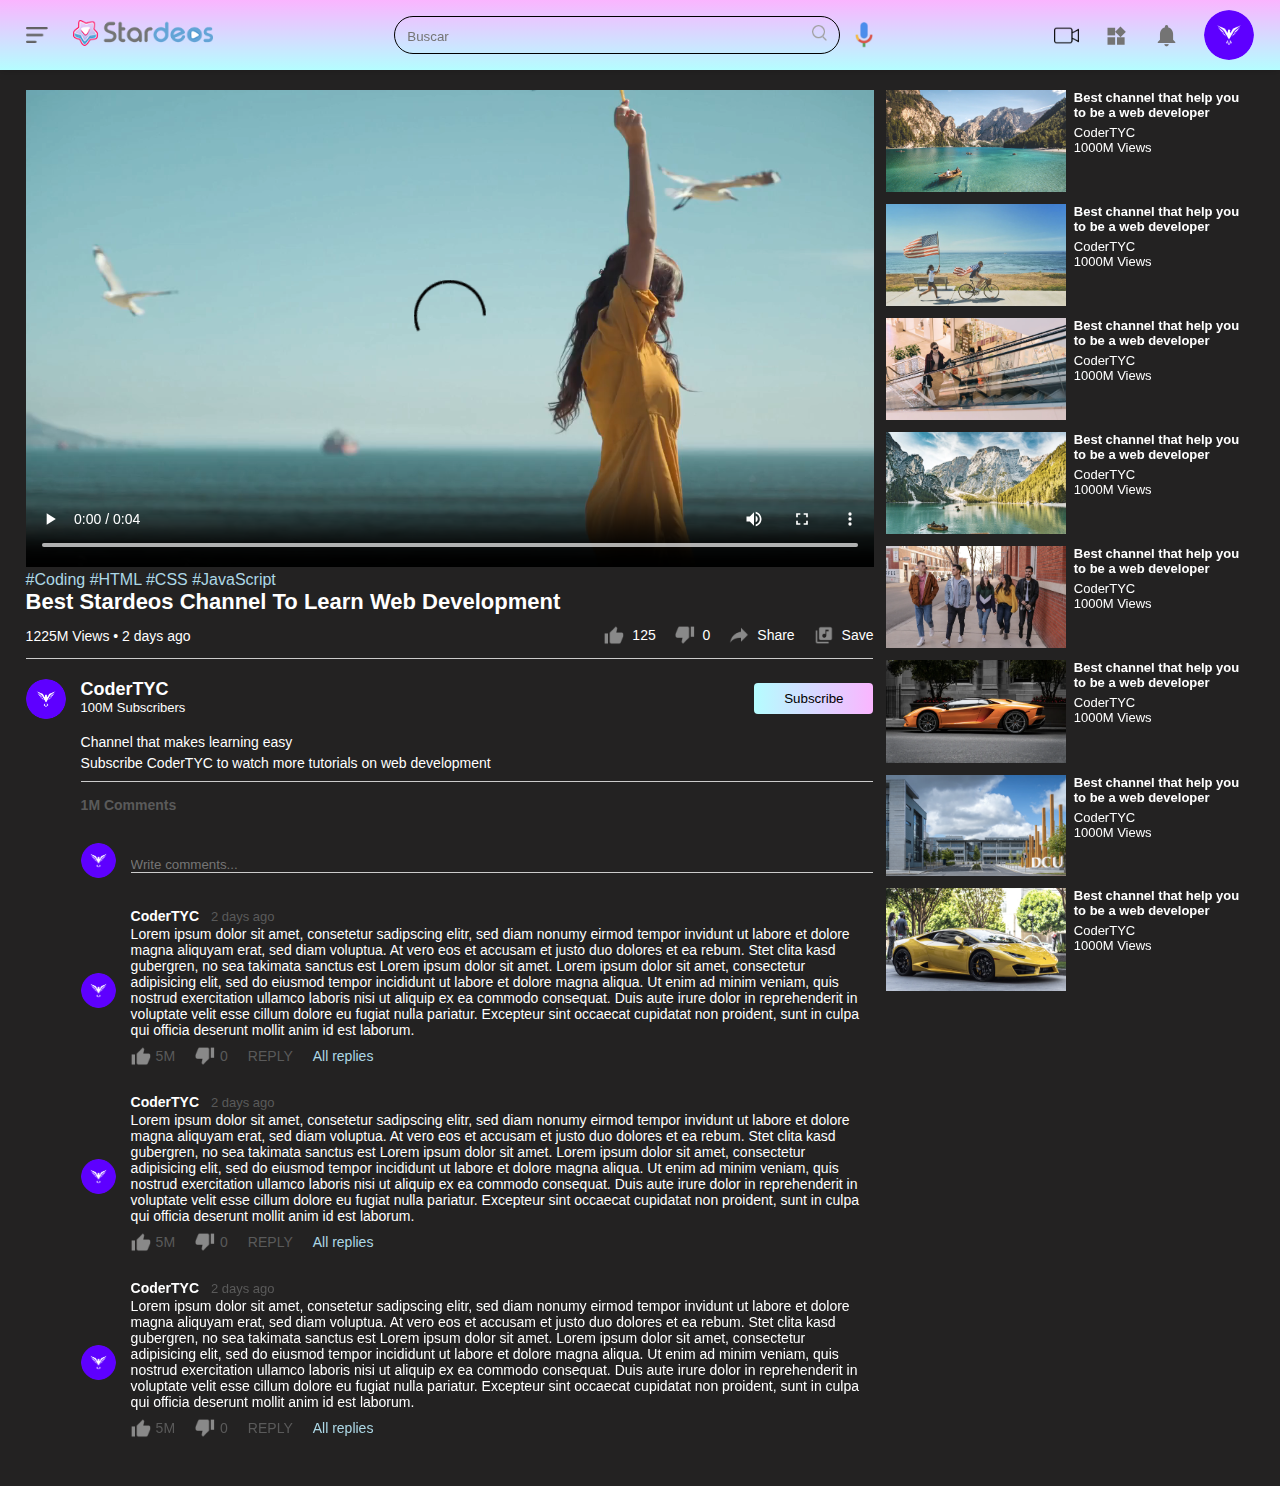
<file: CoderTYC.html>
<!DOCTYPE html>
<html lang="en">
  <head>
    <meta charset="UTF-8" />
    <meta name="viewport" content="width=device-width, initial-scale=1.0" />
    <title>Stardeos - CoderTYC Starder Channel</title>
    <link rel="stylesheet" href="css/styles.css" />
  </head>
  <body>
    <nav class="flex-div">
      <div class="nav-left flex-div">
        <img src="images/menu.png" class="menu-icon" />
        <a href="index.html"
          ><img src="images/logostardeos.png" class="logo"
        /></a>
      </div>
      <div class="nav-middle flex-div">
        <div class="search-box">
          <input type="text" placeholder="Buscar" />
          <img src="images/search.png" />
        </div>
        <img src="images/voice-search.png" class="mic-icon" />
      </div>
      <div class="nav-right flex-div">
        <img src="images/camara-de-video.png" alt="" />
        <img src="images/more.png" alt="" />
        <img src="images/notification.png" alt="" />
        <img src="images/codertyc.png" class="user-icon" />
      </div>
    </nav>

    <div class="container play-container">
      <div class="row">
        <div class="play-video">
          <video controls>
            <source src="images/video.mp4" type="video/mp4" />
          </video>
          <div class="tags">
            <a href="">#Coding </a><a href="">#HTML </a><a href="">#CSS </a
            ><a href="">#JavaScript</a>
          </div>
          <h3>Best Stardeos Channel To Learn Web Development</h3>
          <div class="play-video-info">
            <p>1225M Views &bull; 2 days ago</p>
            <div>
              <a href="#" target="_blank"><img src="images/like.png" />125</a>
              <a href="#" target="_blank"><img src="images/dislike.png" />0</a>
              <a href="#" target="_blank"
                ><img src="images/share.png" />Share</a
              >
              <a href="#" target="_blank"><img src="images/save.png" />Save</a>
            </div>
          </div>
          <hr />
          <div class="publisher">
            <img src="images/codertyc.png" />
            <div>
              <p>CoderTYC</p>
              <span>100M Subscribers</span>
            </div>
            <button type="button">Subscribe</button>
          </div>
          <div class="vid-description">
            <p>Channel that makes learning easy</p>
            <p>Subscribe CoderTYC to watch more tutorials on web development</p>
            <hr />
            <h4>1M Comments</h4>
            <div class="add-comment">
              <img src="images/codertyc.png" />
              <input type="text" placeholder="Write comments..." />
            </div>
            <div class="old-comment">
              <img src="images/codertyc.png" />
              <div>
                <h3>CoderTYC <span>2 days ago</span></h3>
                <p>
                  Lorem ipsum dolor sit amet, consetetur sadipscing elitr, sed
                  diam nonumy eirmod tempor invidunt ut labore et dolore magna
                  aliquyam erat, sed diam voluptua. At vero eos et accusam et
                  justo duo dolores et ea rebum. Stet clita kasd gubergren, no
                  sea takimata sanctus est Lorem ipsum dolor sit amet. Lorem
                  ipsum dolor sit amet, consectetur adipisicing elit, sed do
                  eiusmod tempor incididunt ut labore et dolore magna aliqua. Ut
                  enim ad minim veniam, quis nostrud exercitation ullamco
                  laboris nisi ut aliquip ex ea commodo consequat. Duis aute
                  irure dolor in reprehenderit in voluptate velit esse cillum
                  dolore eu fugiat nulla pariatur. Excepteur sint occaecat
                  cupidatat non proident, sunt in culpa qui officia deserunt
                  mollit anim id est laborum.
                </p>
                <div class="acomment-action">
                  <img src="images/like.png" />
                  <span>5M</span>
                  <img src="images/dislike.png" />
                  <span>0</span>
                  <span>REPLY</span>
                  <a href="#" target="_blank">All replies</a>
                </div>
              </div>
            </div>
            <div class="old-comment">
              <img src="images/codertyc.png" />
              <div>
                <h3>CoderTYC <span>2 days ago</span></h3>
                <p>
                  Lorem ipsum dolor sit amet, consetetur sadipscing elitr, sed
                  diam nonumy eirmod tempor invidunt ut labore et dolore magna
                  aliquyam erat, sed diam voluptua. At vero eos et accusam et
                  justo duo dolores et ea rebum. Stet clita kasd gubergren, no
                  sea takimata sanctus est Lorem ipsum dolor sit amet. Lorem
                  ipsum dolor sit amet, consectetur adipisicing elit, sed do
                  eiusmod tempor incididunt ut labore et dolore magna aliqua. Ut
                  enim ad minim veniam, quis nostrud exercitation ullamco
                  laboris nisi ut aliquip ex ea commodo consequat. Duis aute
                  irure dolor in reprehenderit in voluptate velit esse cillum
                  dolore eu fugiat nulla pariatur. Excepteur sint occaecat
                  cupidatat non proident, sunt in culpa qui officia deserunt
                  mollit anim id est laborum.
                </p>
                <div class="acomment-action">
                  <img src="images/like.png" />
                  <span>5M</span>
                  <img src="images/dislike.png" />
                  <span>0</span>
                  <span>REPLY</span>
                  <a href="#" target="_blank">All replies</a>
                </div>
              </div>
            </div>
            <div class="old-comment">
              <img src="images/codertyc.png" />
              <div>
                <h3>CoderTYC <span>2 days ago</span></h3>
                <p>
                  Lorem ipsum dolor sit amet, consetetur sadipscing elitr, sed
                  diam nonumy eirmod tempor invidunt ut labore et dolore magna
                  aliquyam erat, sed diam voluptua. At vero eos et accusam et
                  justo duo dolores et ea rebum. Stet clita kasd gubergren, no
                  sea takimata sanctus est Lorem ipsum dolor sit amet. Lorem
                  ipsum dolor sit amet, consectetur adipisicing elit, sed do
                  eiusmod tempor incididunt ut labore et dolore magna aliqua. Ut
                  enim ad minim veniam, quis nostrud exercitation ullamco
                  laboris nisi ut aliquip ex ea commodo consequat. Duis aute
                  irure dolor in reprehenderit in voluptate velit esse cillum
                  dolore eu fugiat nulla pariatur. Excepteur sint occaecat
                  cupidatat non proident, sunt in culpa qui officia deserunt
                  mollit anim id est laborum.
                </p>
                <div class="acomment-action">
                  <img src="images/like.png" />
                  <span>5M</span>
                  <img src="images/dislike.png" />
                  <span>0</span>
                  <span>REPLY</span>
                  <a href="#" target="_blank">All replies</a>
                </div>
              </div>
            </div>
          </div>
        </div>
        <div class="right-sidebar">
          <div class="side-video-list">
            <a href="#" class="small-thumbnail"
              ><img src="images/thumbnail1.png"
            /></a>
            <div class="vid-info">
              <a href="" target="_blank"
                >Best channel that help you to be a web developer</a
              >
              <p>CoderTYC</p>
              <p>1000M Views</p>
            </div>
          </div>
          <div class="side-video-list">
            <a href="#" class="small-thumbnail"
              ><img src="images/thumbnail2.png"
            /></a>
            <div class="vid-info">
              <a href="" target="_blank"
                >Best channel that help you to be a web developer</a
              >
              <p>CoderTYC</p>
              <p>1000M Views</p>
            </div>
          </div>
          <div class="side-video-list">
            <a href="#" class="small-thumbnail"
              ><img src="images/thumbnail3.png"
            /></a>
            <div class="vid-info">
              <a href="" target="_blank"
                >Best channel that help you to be a web developer</a
              >
              <p>CoderTYC</p>
              <p>1000M Views</p>
            </div>
          </div>
          <div class="side-video-list">
            <a href="#" class="small-thumbnail"
              ><img src="images/thumbnail4.png"
            /></a>
            <div class="vid-info">
              <a href="" target="_blank"
                >Best channel that help you to be a web developer</a
              >
              <p>CoderTYC</p>
              <p>1000M Views</p>
            </div>
          </div>
          <div class="side-video-list">
            <a href="#" class="small-thumbnail"
              ><img src="images/thumbnail5.png"
            /></a>
            <div class="vid-info">
              <a href="" target="_blank"
                >Best channel that help you to be a web developer</a
              >
              <p>CoderTYC</p>
              <p>1000M Views</p>
            </div>
          </div>
          <div class="side-video-list">
            <a href="#" class="small-thumbnail"
              ><img src="images/thumbnail6.png"
            /></a>
            <div class="vid-info">
              <a href="" target="_blank"
                >Best channel that help you to be a web developer</a
              >
              <p>CoderTYC</p>
              <p>1000M Views</p>
            </div>
          </div>
          <div class="side-video-list">
            <a href="#" class="small-thumbnail"
              ><img src="images/thumbnail7.png"
            /></a>
            <div class="vid-info">
              <a href="" target="_blank"
                >Best channel that help you to be a web developer</a
              >
              <p>CoderTYC</p>
              <p>1000M Views</p>
            </div>
          </div>
          <div class="side-video-list">
            <a href="#" class="small-thumbnail"
              ><img src="images/thumbnail8.png"
            /></a>
            <div class="vid-info">
              <a href="" target="_blank"
                >Best channel that help you to be a web developer</a
              >
              <p>CoderTYC</p>
              <p>1000M Views</p>
            </div>
          </div>
        </div>
      </div>
    </div>
  </body>
</html>
</file>
<file: css/styles.css>
* {
  margin: 0;
  padding: 0;
  font-family: "poppins", sans-serif;
  box-sizing: border-box;
}

a {
  text-decoration: none;
  color: #000;
}

img {
  cursor: pointer;
}

.flex-div {
  display: flex;
  align-items: center;
}

nav {
  padding: 10px 2%;
  justify-content: space-between;
  box-shadow: 0 0 10px rgba(0, 0, 0, 0.2);
  background: linear-gradient(to top, #b5fdff, #fab5ff);
  position: sticky;
  top: 0;
  z-index: 10;
}

.nav-right img {
  width: 25px;
  margin-right: 25px;
}

.nav-right .user-icon {
  width: 50px;
  border-radius: 50%;
  margin-right: 0;
}

.nav-left .menu-icon {
  width: 22px;
  margin-right: 25px;
}

.nav-left .logo {
  width: 140px;
}

.nav-middle .mic-icon {
  width: 18px;
}

.nav-middle .search-box {
  border: 1px solid #000;
  margin-right: 15px;
  padding: 8px 12px;
  border-radius: 25px;
}

.nav-middle .search-box input {
  width: 400px;
  border: 0;
  outline: 0;
  background: transparent;
}

.nav-middle .search-box img {
  width: 15px;
}

/*--------- sidebar ----------- */

.sidebar {
  background: linear-gradient(to right, #fab5ff, #b5fdff);
  width: 15%;
  height: 100vh;
  position: fixed;
  top: 0;
  padding-left: 2%;
  padding-top: 80px;
}

.shortcut-links a img {
  width: 20px;
  margin-right: 20px;
}

.shortcut-links a {
  display: flex;
  align-items: center;
  margin-bottom: 20px;
  width: fit-content;
  flex-wrap: wrap;
}

.shortcut-links a:first-child {
  color: #000;
}

.sidebar hr {
  border: 0;
  height: 1px;
  background: #ccc;
  width: 85%;
}

.subscribed-list h3 {
  font-size: 13px;
  margin: 20px 0;
  color: #5a5a5a;
}

.subscribed-list a {
  display: flex;
  align-items: center;
  margin-bottom: 20px;
  width: fit-content;
  flex-wrap: wrap;
}

.subscribed-list a img {
  width: 25px;
  border-radius: 50%;
  margin-right: 20px;
}

.small-sidebar {
  width: 5%;
}

.small-sidebar a p {
  display: none;
}

.small-sidebar h3 {
  display: none;
}

.small-sidebar hr {
  width: 50%;
  margin-bottom: 25px;
}

/*---------- main -----------*/
.container {
  background: #232222;
  padding-left: 17%;
  padding-right: 2%;
  padding-top: 20px;
  padding-bottom: 20px;
}

/*------ slider --------*/
.slider {
  margin: 0 auto;
  width: 100%;
  height: 100vh;
  position: relative;
  -webkit-perspective: 1000px;
  perspective: 1000px;
  max-height: 100%;
  max-width: 100%;
  will-change: transform;
}
.slider:not(.zoom) .item {
  -webkit-transition: all 900ms ease-in-out, opacity 400ms linear 0ms;
  -o-transition: all 900ms ease-in-out, opacity 400ms linear 0ms;
  transition: all 900ms ease-in-out, opacity 400ms linear 0ms;
  opacity: 0;
}
.slider:not(.zoom) .item.active {
  width: 70% !important;
  height: 70% !important;
  line-height: 100%;
  position: relative;
  display: -webkit-box;
  display: -webkit-flex;
  display: -ms-flexbox;
  display: flex;
  opacity: 1;
  pointer-events: all;
}
.slider:not(.zoom) .item.active span {
  top: 0;
  -webkit-transform: scale(1);
  -ms-transform: scale(1);
  transform: scale(1);
}
.slider:not(.zoom) .item.active .btn {
  -webkit-transform: scale(1);
  -ms-transform: scale(1);
  transform: scale(1);
  height: 44px;
}
.slider:not(.zoom) .item.active .btn span {
  top: 16px;
}
.slider:not(.zoom) .item.item1 {
  -webkit-transform: rotateY(0deg) translateZ(0);
  transform: rotateY(0deg) translateZ(0);
}
.slider:not(.zoom) .item.item2 {
  -webkit-transform: rotateY(120deg) translateZ(0);
  transform: rotateY(120deg) translateZ(0);
}
.slider:not(.zoom) .item.item3 {
  -webkit-transform: rotateY(240deg) translateZ(0);
  transform: rotateY(240deg) translateZ(0);
}
.slider.zoom .item {
  -webkit-transition: all 900ms ease-in-out, opacity 300ms linear 500ms;
  -o-transition: all 900ms ease-in-out, opacity 300ms linear 500ms;
  transition: all 900ms ease-in-out, opacity 300ms linear 500ms;
  opacity: 0.5;
}
.wrapper {
  height: 100%;
  width: 100%;
  position: absolute;
  -webkit-transform-style: preserve-3d;
  transform-style: preserve-3d;
  -webkit-transition: -webkit-transform 900ms ease-in-out;
  -o-transition: transform 900ms ease-in-out;
  transition: transform 900ms ease-in-out;
  transition: transform 900ms ease-in-out, -webkit-transform 900ms ease-in-out;
  display: -webkit-box;
  display: -webkit-flex;
  display: -ms-flexbox;
  display: flex;
  -webkit-box-align: center;
  -webkit-align-items: center;
  -ms-flex-align: center;
  align-items: center;
  -webkit-box-pack: center;
  -webkit-justify-content: center;
  -ms-flex-pack: center;
  justify-content: center;
}
.item,
.item__info,
.wrapper {
  will-change: transform;
}
.item {
  display: -webkit-box;
  display: -webkit-flex;
  display: -ms-flexbox;
  display: flex;
  -webkit-box-align: center;
  -webkit-align-items: center;
  -ms-flex-align: center;
  align-items: center;
  -webkit-box-pack: center;
  -webkit-justify-content: center;
  -ms-flex-pack: center;
  justify-content: center;
  position: absolute;
  width: 39%;
  height: 50%;
  line-height: 50%;
  color: #fff;
  background-repeat: no-repeat;
  -webkit-background-size: cover !important;
  background-size: cover !important;
  background-position: center;
  -webkit-transition: all 900ms ease-in-out;
  -o-transition: all 900ms ease-in-out;
  transition: all 900ms ease-in-out;
  -webkit-transform-origin: center;
  -ms-transform-origin: center;
  transform-origin: center;
  pointer-events: none;
}
.item.item1 {
  -webkit-transform: rotateY(0deg) translateZ(500px);
  transform: rotateY(0deg) translateZ(500px);
  background-position: 50% 0;
}
.item.item1.active {
  -webkit-transform: rotateY(0deg) translateZ(250px);
  transform: rotateY(0deg) translateZ(250px);
  opacity: 1;
}
.item.item2 {
  -webkit-transform: rotateY(120deg) translateZ(500px);
  transform: rotateY(120deg) translateZ(500px);
}
.item.item2.active {
  -webkit-transform: rotateY(120deg) translateZ(250px);
  transform: rotateY(120deg) translateZ(250px);
  opacity: 1;
}
.item.item3 {
  -webkit-transform: rotateY(240deg) translateZ(550px);
  transform: rotateY(240deg) translateZ(550px);
}
.item.item3.active {
  -webkit-transform: rotateY(240deg) translateZ(250px);
  transform: rotateY(240deg) translateZ(250px);
  opacity: 1;
}

.arrow {
  position: relative;
  will-change: transform;
}
.arrow {
  top: 10px;
}

.arrow.arrow-next {
  right: 5em;
  background: url(../images/arrow-right.svg) no-repeat center #000;
}
.arrow.arrow-prev {
  left: 5em;
  background: url(../images/arrow-left.svg) no-repeat center #000;
}

.banner {
  margin: 15px auto;
}

.banner img {
  height: 300px;
}

/*------carousel 3d--------*/
.arrow {
  position: absolute;
  top: 50%;
  -webkit-transform: translateY(-50%);
  -ms-transform: translateY(-50%);
  transform: translateY(-50%);
  cursor: pointer;
  -webkit-border-radius: 50%;
  border-radius: 50%;
  width: 50px;
  height: 50px;
  -webkit-transition: all 0.1s ease-in-out;
  -o-transition: all 0.1s ease-in-out;
  transition: all 0.1s ease-in-out;
  -webkit-transform-origin: 50% 50%;
  -ms-transform-origin: 50% 50%;
  transform-origin: 50% 50%;
}
.arrow:hover {
  -webkit-transform: translateY(-50%) scale(1.1);
  -ms-transform: translateY(-50%) scale(1.1);
  transform: translateY(-50%) scale(1.1);
}
.arrow.arrow-next,
.arrow.arrow-prev {
  -webkit-background-size: 20px 20px !important;
  background-size: 38px !important;
}

.large-container {
  padding-left: 7%;
}

.banner {
  width: 100%;
}

.banner img {
  width: 100%;
  border-radius: 8px;
}

.list-container {
  display: grid;
  grid-template-columns: repeat(auto-fit, minmax(250px, 1fr));
  grid-column-gap: 16px;
  grid-row-gap: 30px;
  margin-top: 15px;
}

.vid-list .thumbnail {
  width: 100%;
  border-radius: 5px;
}

.vid-list .flex-div {
  align-items: flex-start;
  margin-top: 7px;
}

.vid-list .flex-div img {
  width: 35px;
  margin-right: 10px;
  border-radius: 50%;
}

.vid-info {
  color: #fff;
  font-size: 13px;
}

.vid-info a {
  color: #fff;
  font-weight: 600;
  display: block;
  margin-bottom: 5px;
}

/*----- CoderTYC channel ---- */
.play-container {
  padding-left: 2%;
}

.row {
  display: flex;
  justify-content: space-between;
  flex-wrap: wrap;
}

.play-video {
  flex-basis: 69%;
}

.right-sidebar {
  flex-basis: 30%;
}

.play-video video {
  width: 100%;
}

.side-video-list {
  display: flex;
  justify-content: space-between;
  margin-bottom: 8px;
}

.side-video-list img {
  width: 100%;
}

.side-video-list .small-thumbnail {
  flex-basis: 49%;
}

.side-video-list .vid-info {
  flex-basis: 49%;
}

.play-video .tags a {
  color: lightblue;
  font-size: 13;
}

.play-video h3 {
  font-weight: 600;
  font-size: 22px;
  color: #fff;
}

.play-video .play-video-info {
  display: flex;
  align-items: center;
  justify-content: space-between;
  flex-wrap: wrap;
  margin-top: 10px;
  font-size: 14px;
  color: #fff;
}

.play-video .play-video-info a img {
  width: 20px;
  margin-right: 8px;
}

.play-video .play-video-info a {
  display: inline-flex;
  align-items: center;
  margin-left: 15px;
  color: #fff;
}

.play-video hr {
  border: 0;
  height: 1px;
  background: #ccc;
  margin: 10px 0;
}

.publisher {
  display: flex;
  align-items: center;
  margin-top: 20px;
}

.publisher div {
  flex: 1;
  line-height: 18px;
}

.publisher img {
  width: 40px;
  border-radius: 50%;
  margin-right: 15px;
}

.publisher div p {
  color: #fff;
  font-weight: 600;
  font-size: 18px;
}

.publisher div span {
  font-size: 13px;
  color: #fff;
}

.publisher button {
  background: linear-gradient(to left, #fab5ff, #b5fdff);
  color: #000;
  padding: 8px 30px;
  border: 0;
  outline: 0;
  border-radius: 4px;
  cursor: pointer;
}

.vid-description {
  padding-left: 55px;
  margin: 15px 0;
}

.vid-description p {
  font-size: 14px;
  margin-bottom: 5px;
  color: #fff;
}

.vid-description h4 {
  font-size: 14px;
  color: #5a5a5a;
  margin-top: 15px;
}

.add-comment {
  display: flex;
  align-items: center;
  margin: 30px 0;
}

.add-comment img {
  width: 35px;
  border-radius: 50%;
  margin-right: 15px;
}

.add-comment input {
  border: 0;
  outline: 0;
  border-bottom: 1px solid #ccc;
  width: 100%;
  padding-top: 10px;
  background: transparent;
}

.old-comment {
  display: flex;
  align-items: center;
  margin: 20px 0;
}

.old-comment img {
  width: 35px;
  border-radius: 50%;
  margin-right: 15px;
}

.old-comment h3 {
  font-size: 14px;
  margin-bottom: 2px;
  color: #fff;
}

.old-comment h3 span {
  font-size: 13px;
  color: #5a5a5a;
  font-weight: 500;
  margin-left: 8px;
}

.old-comment .acomment-action {
  display: flex;
  align-items: center;
  margin: 8px 0;
  font-size: 14px;
}

.old-comment .acomment-action img {
  border-radius: 0;
  width: 20px;
  margin-right: 5px;
}

.old-comment .acomment-action span {
  margin-right: 20px;
  color: #5a5a5a;
}

.old-comment .acomment-action a {
  color: lightblue;
}
/* ------ responsive -------*/
@media (min-width: 1400px) {
  .slider {
    max-height: 600px;
    max-width: 1450px;
  }
  .arrow-next {
    right: -10px !important;
  }
  .arrow-prev {
    left: -10px !important;
  }
}

@media (max-width: 900px) {
  .menu-icon {
    display: none;
  }
  .sidebar {
    display: none;
  }
  .container,
  .large-container {
    padding-left: 5%;
    padding-right: 5%;
  }
  .nav-right img {
    display: none;
  }
  .nav-right .user-icon {
    display: block;
    width: 30px;
  }
  .nav-middle .search-box input {
    width: 100px;
  }
  .nav-middle .mic-icon {
    display: none;
  }
  .logo {
    width: 90px;
  }

  .play-video {
    flex-basis: 100%;
  }
  .right-sidebar {
    flex-basis: 100%;
  }
  .play-container {
    padding-left: 5%;
  }
  .vid-description {
    padding-left: 0;
  }
  .play-video .play-video-info a {
    margin-left: 0;
    margin-right: 15px;
    margin-top: 15px;
  }
}
</file>
